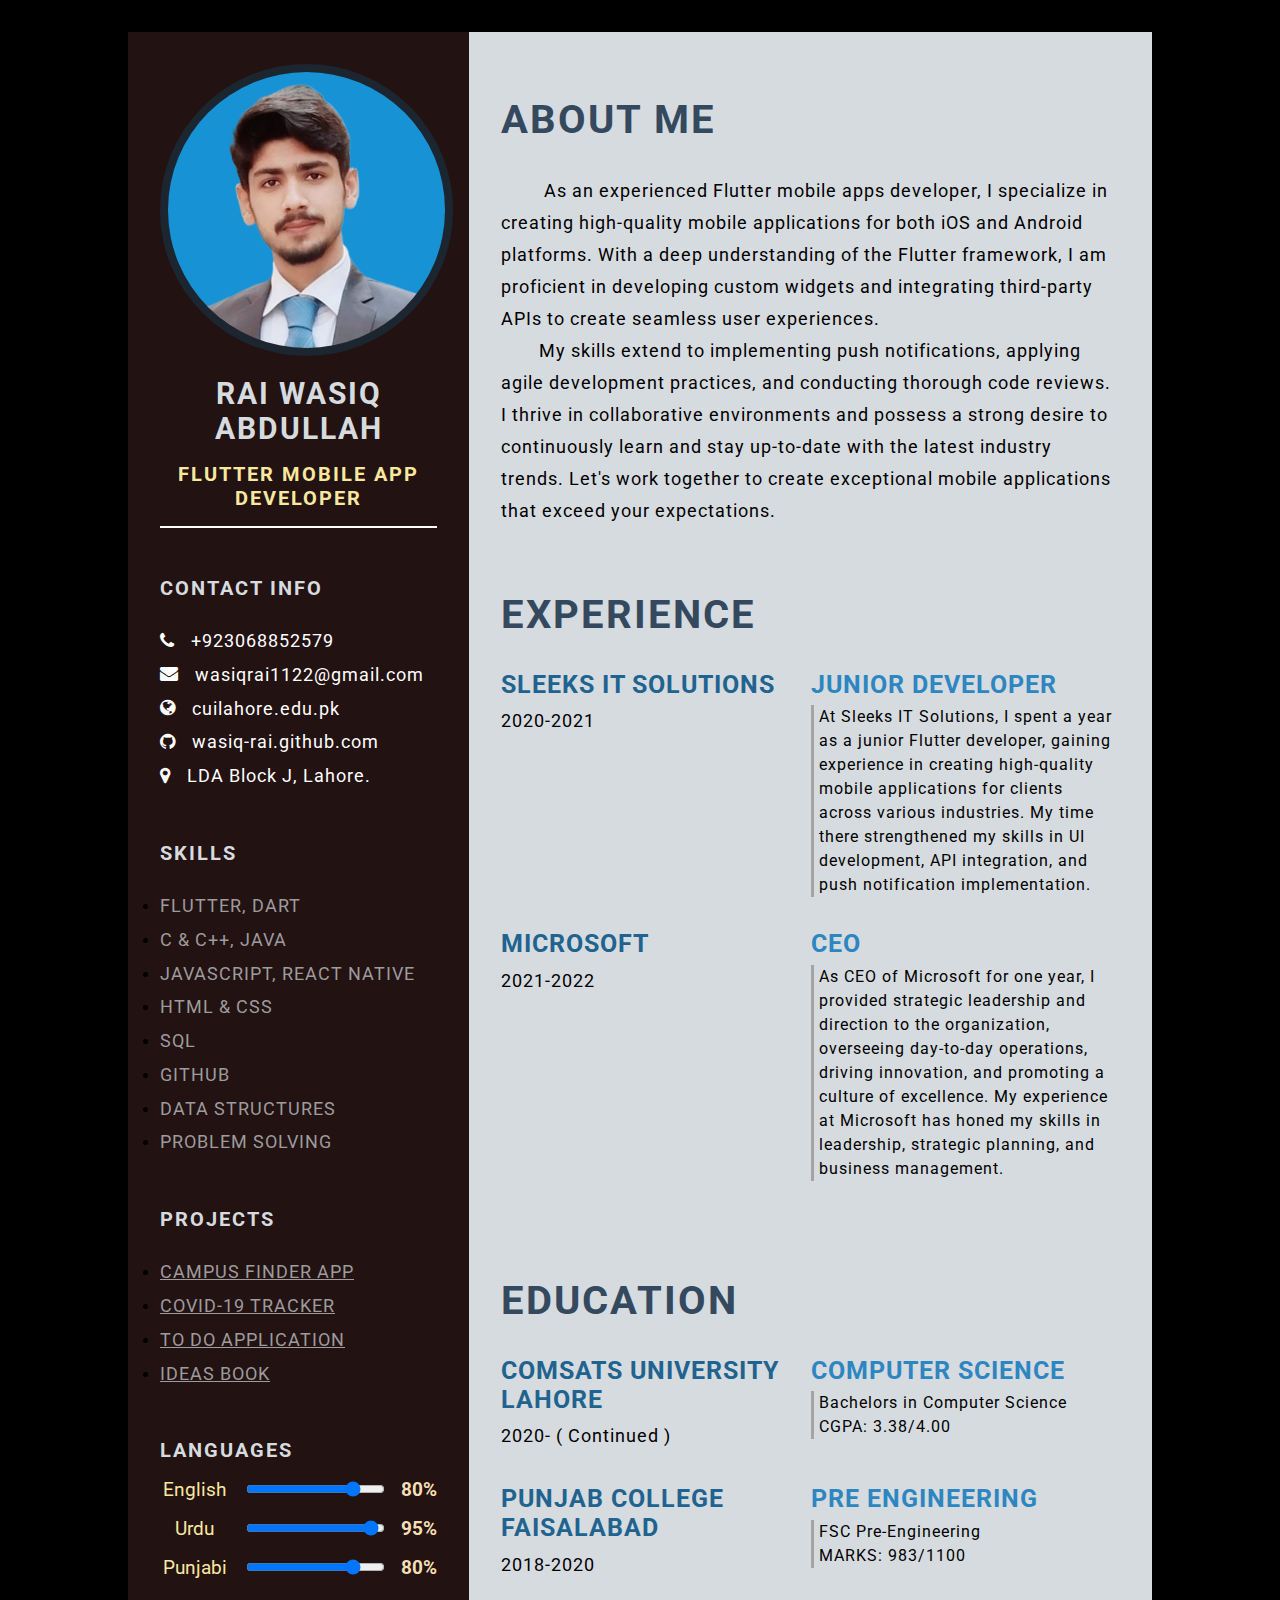
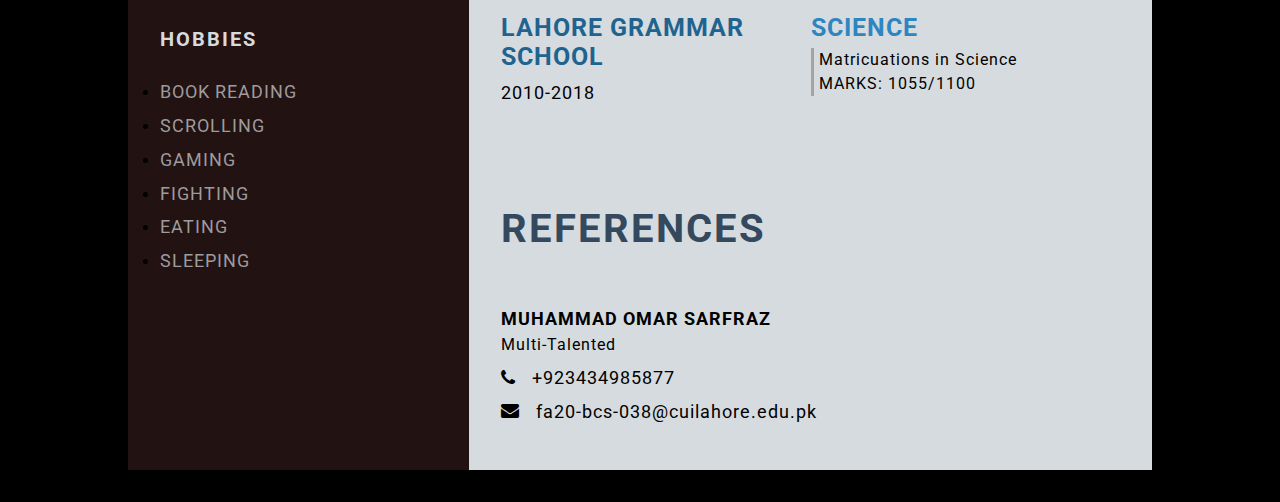
<file: CV/index.html>
<!DOCTYPE html>
<html lang="en">
<head>
    <meta charset="UTF-8">
    <meta http-equiv="X-UA-Compatible" content="IE=edge">
    <meta name="viewport" content="width=device-width, initial-scale=1.0">
    <title>Wasiq Rai CV</title>

    <!-- Google font  -->
    <link rel="preconnect" href="https://fonts.googleapis.com">
    <link rel="preconnect" href="https://fonts.gstatic.com" crossorigin>
    <link href="https://fonts.googleapis.com/css2?family=Roboto:ital,wght@0,100;0,300;0,400;0,700;1,100;1,300;1,400;1,700&display=swap" rel="stylesheet">

    <!-- font-awesome -->
    <link rel="stylesheet" href="https://cdnjs.cloudflare.com/ajax/libs/font-awesome/4.7.0/css/font-awesome.min.css">

    <!-- Custom CSS -->
    <link rel="stylesheet" href="styles.css">
</head>
<body>
    <main class="main">
        <div class="left-div">
            <div class="left-div-contents">
                <div class="profile">
                    <img class="profile-image" src="dp.png" alt="Profile image">
                    <p class="profile-name">RAI WASIQ ABDULLAH</p>
                    <p class="profession">Flutter Mobile App Developer</p>
                </div>
                <div class="contact-info">
                    <p class="left-title">Contact Info</p>
                    <ul>
                        <li><i class="fa fa-phone"></i>+923068852579
                        </li>
                        <li><i class="fa fa-envelope"></i>wasiqrai1122@gmail.com
                        </li>
                        <li><i class="fa fa-globe"></i>cuilahore.edu.pk
                        </li>
                        <li><i class="fa fa-github"></i>wasiq-rai.github.com
                        </li>
                        <li><i class="fa fa-map-marker"></i>LDA Block J, Lahore.
                        </li>
                    </ul>
                </div>
                <div class="skills">
                    <p class="left-title">Skills</p>
                    <ul>
                        <li><p>Flutter, Dart</p></li>
                        <li><p>C & C++, Java</p></li>
                        <li><p>JavaScript, React Native</p></li>
                        <li><p>HTML & CSS</p></li>
                        <li><p>SQL</p></li>
                        <li><p>GitHub</p></li>
                        <li><p>Data Structures</p></li>
                        <li><p>Problem Solving</p></li>
                    </ul>
                </div>

                <div class="projects">
                    <p class="left-title">Projects</p>
                    <ul>
                        <li><a href="https://github.com/Wasiq-Rai/Campus-Finder-App-In-Flutter">Campus Finder App</a></li>
                        <li><a href="https://github.com/Wasiq-Rai/COVID-19-TRACKER-FLUTTER">COVID-19 Tracker</a></li>
                        <li><a href="https://github.com/Wasiq-Rai/ToDo-App-in-React-Native">To Do Application</a></li>
                        <li><a href="https://github.com/Wasiq-Rai/IdeasBook">Ideas Book</a></li>
                    </ul>
                </div>

                <div class="languages">
                    <h2 class="left-title">Languages</h2>
                    <div class="language-item">
                        <p>English</p>
                        <input type="range" min="0" max="100" value="80" class="slider">
                        <span class="percentage">80%</span>
                    </div>
                    <div class="language-item">
                        <p>Urdu</p>
                        <input type="range" min="0" max="100" value="95" class="slider">
                        <span class="percentage">95%</span>
                    </div>
                    <div class="language-item">
                        <p>Punjabi</p>
                        <input type="range" min="0" max="100" value="80" class="slider">
                        <span class="percentage">80%</span>
                    </div>
                </div>
                
                <div class="hobbies">
                    <p class="left-title">Hobbies</p>
                    <ul>
                        <li><p>Book Reading</p></li>
                        <li><p>Scrolling</p></li>
                        <li><p>Gaming</p></li>
                        <li><p>Fighting</p></li>
                        <li><p>Eating</p></li>
                        <li><p>Sleeping</p></li>
                    </ul>
                </div>

                
            </div>
        </div>

        <div class="right-div">
            <div class="right-div-contents">
                <div class="about gap">
                    <div class="right-title">About Me</div>
                    <p class="about-me-contents">
                        &emsp;&emsp; As an experienced Flutter mobile apps developer, 
                        I specialize in creating high-quality mobile applications for both iOS and Android platforms. 
                        With a deep understanding of the Flutter framework, 
                        I am proficient in developing custom widgets and integrating third-party APIs to create seamless user experiences. 
                        <br>&emsp;&emsp;My skills extend to implementing push notifications, applying agile development practices,
                         and conducting thorough code reviews. 
                         I thrive in collaborative environments and possess a strong desire to continuously learn 
                         and stay up-to-date with the latest industry trends. Let's work together to create exceptional 
                         mobile applications that exceed your expectations. <br>
                    </p>
                </div>

                <div class="experience gap">
                    <div class="right-title">Experience</div>
                    <div class="experience-contents">
                        <div class="exp-left">
                            <p class="name">Sleeks IT Solutions</p>
                            <p class="time">2020-2021</p>
                        </div>
                        <div class="exp-right">
                            <p class="exp-position">Junior Developer</p>
                            <p class="description">
                                At Sleeks IT Solutions, I spent a year as a junior Flutter developer, gaining experience in creating high-quality mobile applications for clients across various industries.
                                 My time there strengthened my skills in UI development, API integration, and push notification implementation.
                            </p>
                        </div>
                    </div>
                    <div class="experience-contents">
                        <div class="exp-left">
                            <p class="name">Microsoft</p>
                            <p class="time">2021-2022</p>
                        </div>
                        <div class="exp-right">
                            <p class="exp-position">CEO</p>
                            <p class="description">
                                As CEO of Microsoft for one year, I provided strategic leadership and direction to the organization, overseeing day-to-day operations, driving innovation, and promoting a culture of excellence.
                                My experience at Microsoft has honed my skills in leadership, strategic planning, and business management.
                            </p>
                        </div>
                    </div>
                </div>

                <div class="education gap">
                    <div class="right-title">Education</div>
                    <div class="education-contents">
                        <div class="education-left">
                            <p class="name">COMSATS University Lahore</p>
                            <p class="time">2020- ( Continued )</p>
                        </div>
                        <div class="education-right">
                            <p class="education-subject">Computer Science</p>
                            <p class="description">
                                Bachelors in Computer Science
                                <br>
                                CGPA: 3.38/4.00
                            </p>
                        </div>
                    </div>
                    <div class="education-contents">
                        <div class="education-left">
                            <p class="name">Punjab College Faisalabad</p>
                            <p class="time">2018-2020</p>
                        </div>
                        <div class="education-right">
                            <p class="education-subject">Pre Engineering</p>
                            <p class="description">
                                FSC Pre-Engineering
                                <br>
                                MARKS: 983/1100
                            </p>
                        </div>
                    </div>
                    <div class="education-contents">
                        <div class="education-left">
                            <p class="name">Lahore Grammar School</p>
                            <p class="time">2010-2018</p>
                        </div>
                        <div class="education-right">
                            <p class="education-subject">Science</p>
                            <p class="description">
                                Matricuations in Science 
                                <br>
                                MARKS: 1055/1100

                            </p>
                        </div>
                    </div>
                </div>

                <div class="references">
                    <p class="right-title">References</p>
                    <div class="refer">
                        <p class="referance-name">Muhammad  Omar Sarfraz</p>
                        <p class="referance-profession">Multi-Talented</p>
                        <ul>
                            <li>
                                <i class="fa fa-phone"></i>
                                +923434985877
                            </li>
                            <li>
                                <i class="fa fa-envelope"></i>
                                fa20-bcs-038@cuilahore.edu.pk
                            </li>
                        </ul>
                    </div>
                </div>

                
            </div>
        </div>
    </main>
</body>
</html>
</file>
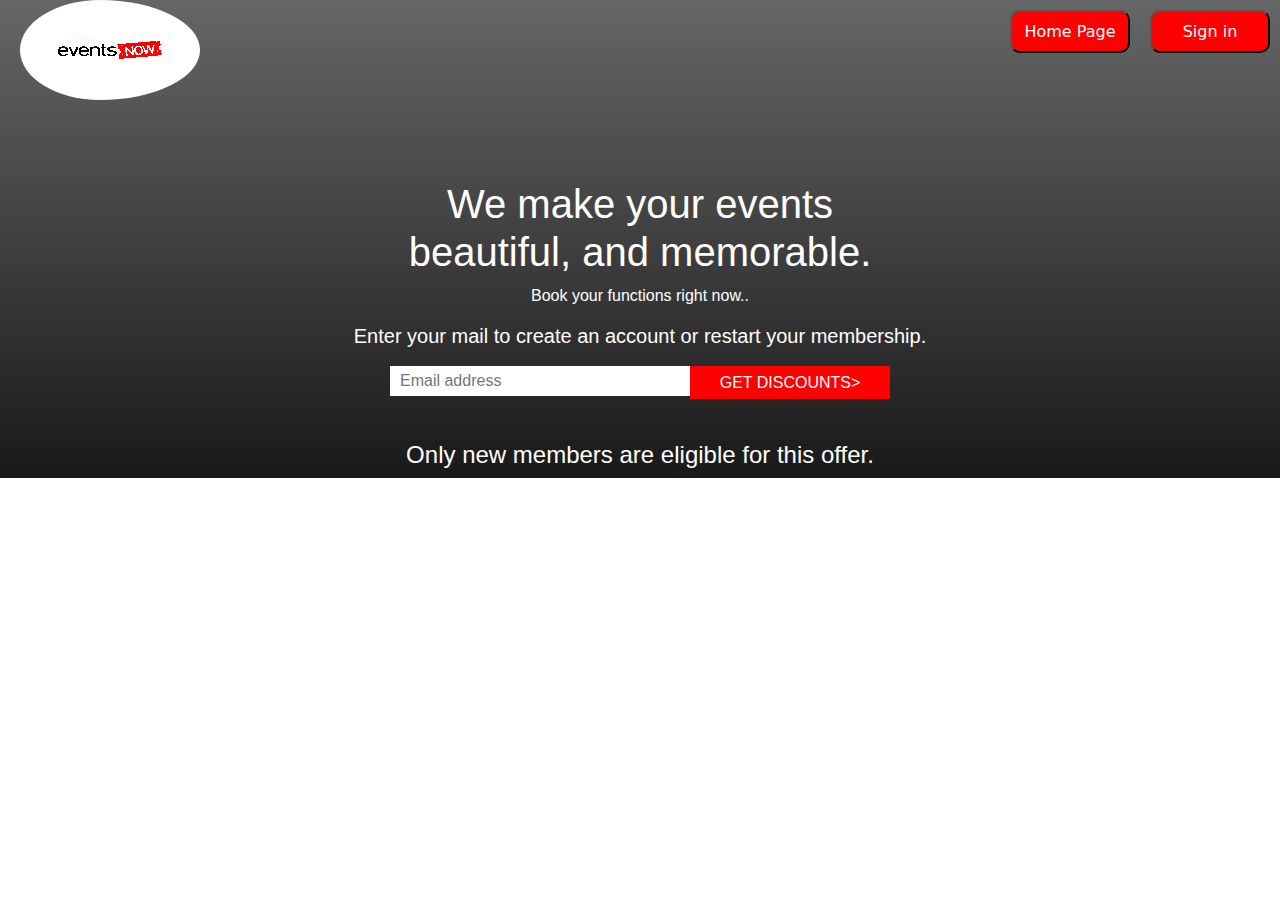
<file: SemesterProject/index.html>
<!DOCTYPE html>
<html lang="en">
<head>
    <meta charset="UTF-8">
    <meta http-equiv="X-UA-Compatible" content="IE=edge">
    <meta name="viewport" content="width=device-width, initial-scale=1.0">
    <title>Events Walay</title>
    <link rel="icon" href="https://www.netflix.com/favicon.ico" type="image/x-icon">
    <link rel="stylesheet" href="styles.css">
    <script src="javascript.js"></script>
    <link rel="stylesheet" href="	https://cdn.jsdelivr.net/npm/bootstrap@5.3.0-alpha1/dist/css/bootstrap.min.css">
    <script src="	https://cdn.jsdelivr.net/npm/bootstrap@5.3.0-alpha1/dist/js/bootstrap.bundle.min.js"></script>
</head>
<body >


    <img id="events-top-image" src="asssets/images/logo.png" alt="">
    <a href="LoginScreen.html"><button id="sign-in-button" >Sign in</button>
    <a href="homepage.html"><button id="sign-in-button" >Home Page</button>


    </a>
    <div class="center-content">
        <h1>We make your events<br> beautiful, and memorable.</h1>
        <p>Book your functions right now..</p>
        <h5>Enter your mail to create an account or restart your membership.</h5>

        <div class="input">
            <input id="input-box" placeholder="Email address" type="text">
            <button id="days-30-button">GET DISCOUNTS&gt;</button>

        </div>
        <h4>Only new members are eligible for this offer.</h4>

    </div>
</body>
</html>
</file>
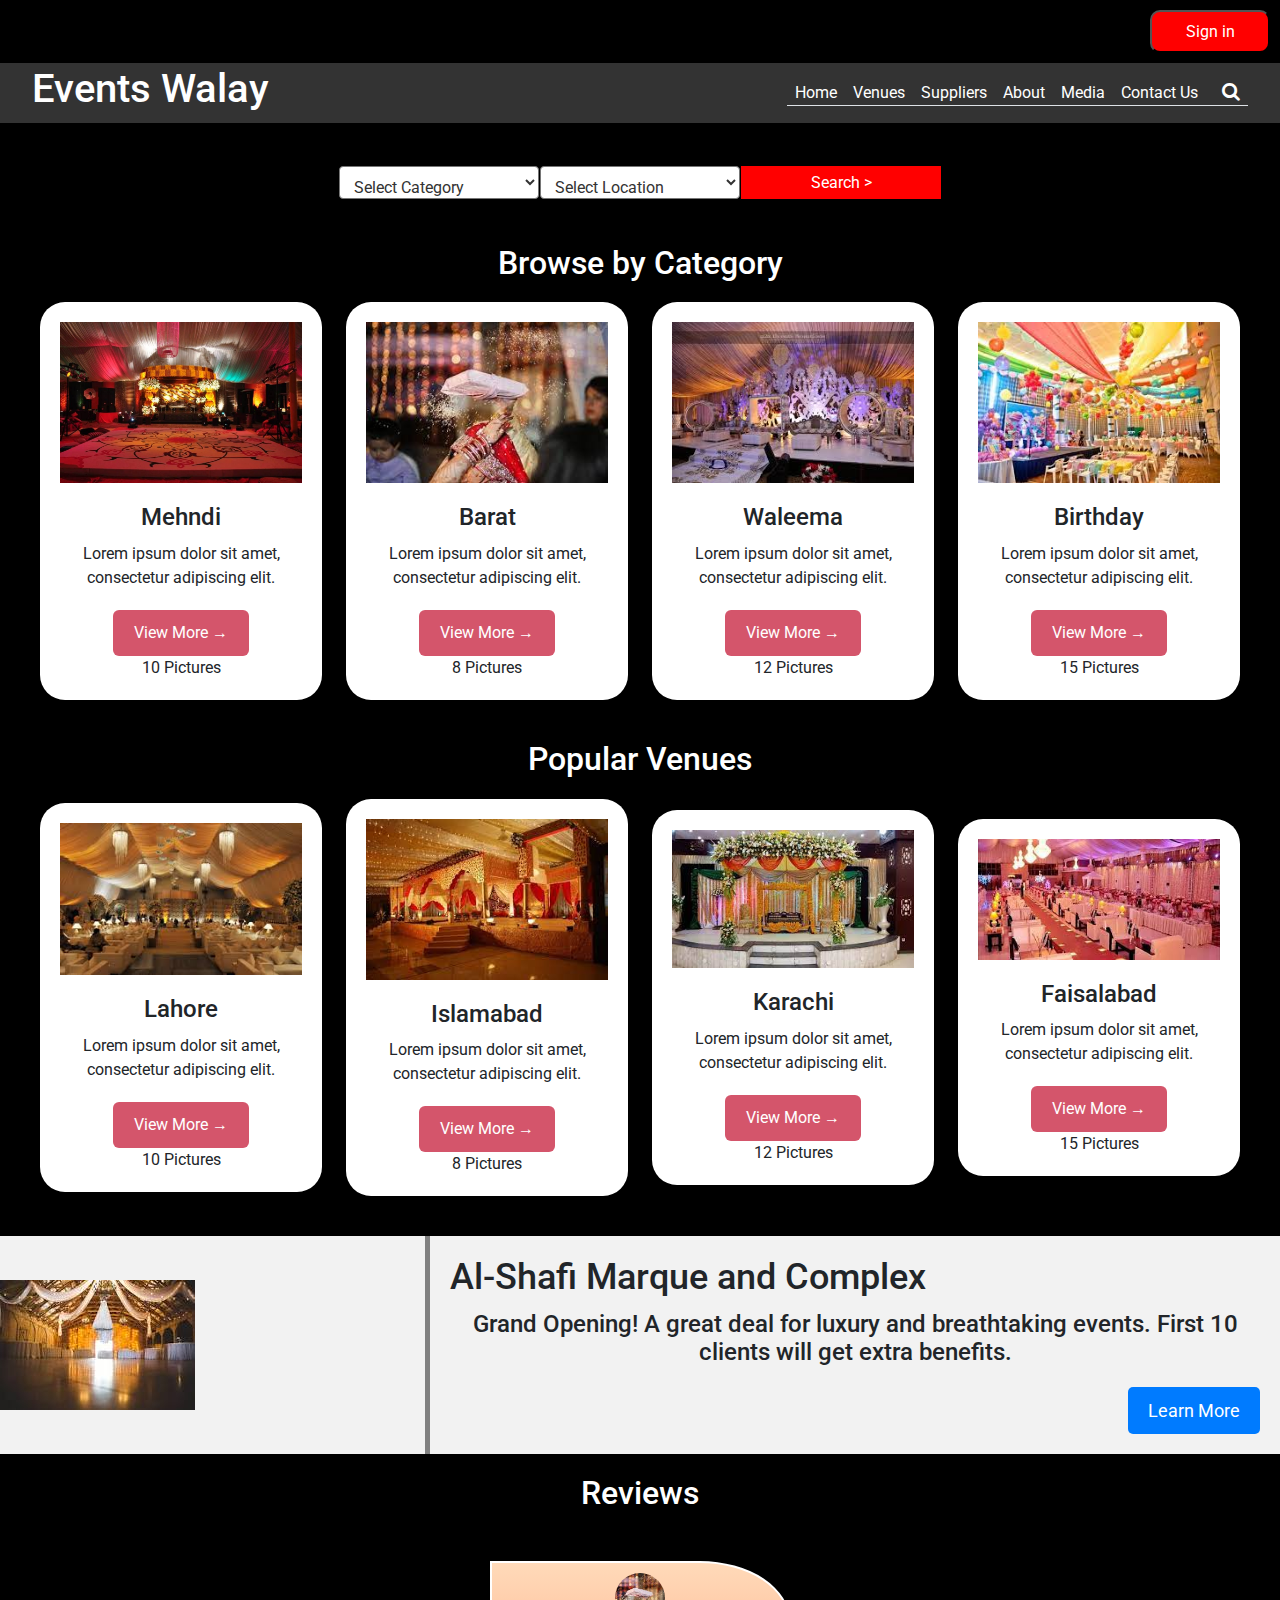
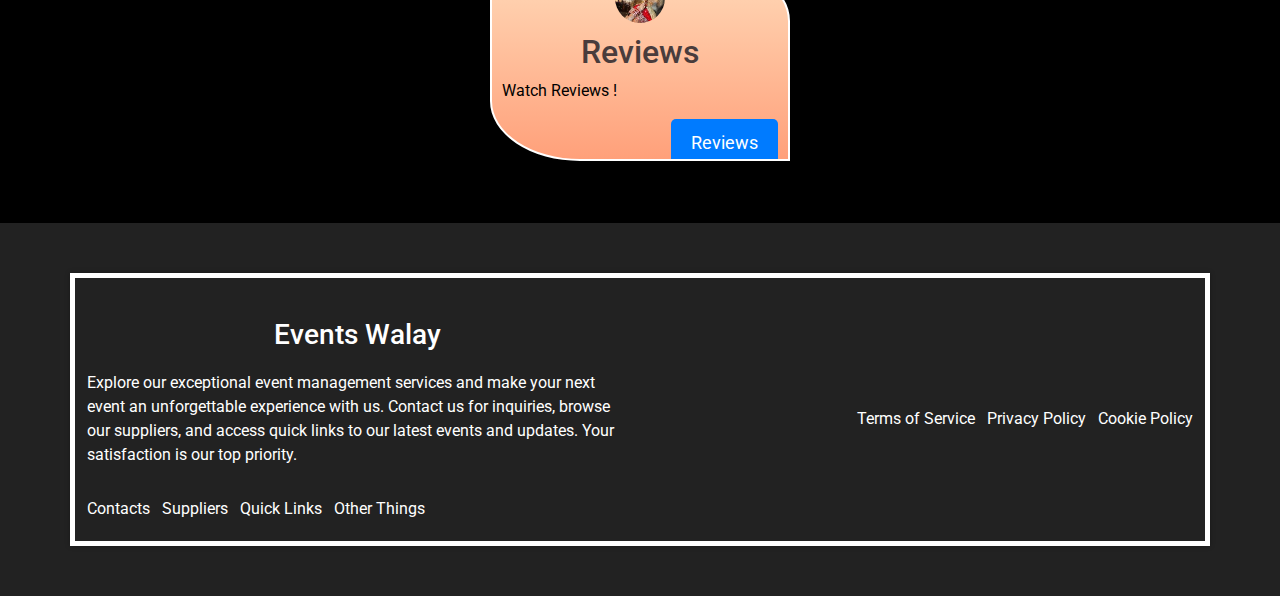
<file: SemesterProject/homepage.html>
<!DOCTYPE html>
<html lang="en">
<head>
    <meta charset="UTF-8">
    <meta http-equiv="X-UA-Compatible" content="IE=edge">
    <meta name="viewport" content="width=device-width, initial-scale=1.0">
    <title>Home Page</title>
    <link rel="stylesheet" href="styles.css">
    <link rel="preconnect" href="https://fonts.googleapis.com">
    <link rel="preconnect" href="https://fonts.gstatic.com" crossorigin>
    <link href="https://fonts.googleapis.com/css2?family=Roboto:ital,wght@0,100;0,300;0,400;0,700;1,100;1,300;1,400;1,700&display=swap" rel="stylesheet">
    <link rel="stylesheet" href="	https://cdn.jsdelivr.net/npm/bootstrap@5.3.0-alpha1/dist/css/bootstrap.min.css">
    <script src="	https://cdn.jsdelivr.net/npm/bootstrap@5.3.0-alpha1/dist/js/bootstrap.bundle.min.js"></script>
    <!-- font-awesome -->
    <link rel="stylesheet" href="https://cdnjs.cloudflare.com/ajax/libs/font-awesome/4.7.0/css/font-awesome.min.css">
    <link rel="stylesheet" href="homepage.css">
    <script src="javascript.js"></script>
</head>
<body>
    <main class="main">
        <div class="nav">
            <div class="top-nav">
                <!-- <img id="logo-image" src="https://t4.ftcdn.net/jpg/03/13/37/47/360_F_313374706_bwbUlNUrg6v5bIaecWet2silUL2BbcQ3.jpg" alt=""> -->
                <a href="LoginScreen.html"><button id="sign-in-button" >Sign in</button></a>
            </div>
            <div class="bottom-nav">
                <div class="company-name">
                    <h1>Events Walay</h1>
                </div>
                <div class="nav-tabs">
                    <ul>
                        <li><a href="#">Home</a></li>
                        <li><a href="#">Venues</a></li>
                        <li><a href="#">Suppliers</a></li>
                        <li><a href="#">About</a></li>
                        <li><a href="#">Media</a></li>
                        <li><a href="#">Contact Us</a></li>
                        <li><a href="#"><i class="fa fa-search"></i></a></li>
                    </ul>
                </div>

                

            </div>
            
        </div>
        <div class="search-content">
            <div class="center-content">
                <h1>YOUR WEDDING, YOUR WAY</h1>
                
        
                <div class="input">
                    <div class="dropdown-row">
                        <select name="category" id="category-select">
                          <option value="" selected disabled>Select Category</option>
                          <option value="Mehndi">Books</option>
                          <option value="Waleema">Electronics</option>
                          <option value="Baraat">Clothing</option>
                          <option value="Birthday">Home Goods</option>
                        </select>
                        <select name="location" id="location-select">
                          <option value="" selected disabled>Select Location</option>
                          <option value="Lahore">New York</option>
                          <option value="Faisalabd">Los Angeles</option>
                          <option value="Karachi">Chicago</option>
                          <option value="Islamabad">Miami</option>
                        </select>
                        <button id="days-30-button">Search &gt;</button>
                      </div>
                    
        
                </div>
                
        
            </div>
        </div>
        <div class="categories">
            <h2>Browse by Category</h2>
            <div class="row">
              <div class="col">
                <div class="category-card">
                  <img src="asssets/images/mehndi.jpg" alt="Mehndi">
                  <h5>Mehndi</h5>
                  <p>Lorem ipsum dolor sit amet, consectetur adipiscing elit.</p>
                  <a href="#" class="btn">View More <span>&rarr;</span></a>
                  <div class="picture-count">10 Pictures</div>
                </div>
              </div>
              <div class="col">
                <div class="category-card">
                  <img src="asssets/images/barat.jpeg" alt="Barat">
                  <h5>Barat</h5>
                  <p>Lorem ipsum dolor sit amet, consectetur adipiscing elit.</p>
                  <a href="#" class="btn">View More <span>&rarr;</span></a>
                  <div class="picture-count">8 Pictures</div>
                </div>
              </div>
              <div class="col">
                <div class="category-card">
                  <img src="asssets/images/Waleema.jpeg" alt="Waleema">
                  <h5>Waleema</h5>
                  <p>Lorem ipsum dolor sit amet, consectetur adipiscing elit.</p>
                  <a href="#" class="btn">View More <span>&rarr;</span></a>
                  <div class="picture-count">12 Pictures</div>
                </div>
              </div>
              <div class="col">
                <div class="category-card">
                  <img src="asssets/images/Birthday.jpeg" alt="Birthdays">
                  <h5>Birthday</h5>
                  <p>Lorem ipsum dolor sit amet, consectetur adipiscing elit.</p>
                  <a href="#" class="btn">View More <span>&rarr;</span></a>
                  <div class="picture-count">15 Pictures</div>
                </div>
              </div>
            </div>
          </div>
          <div class="categories">
            <h2>Popular Venues</h2>
            <div class="row">
              <div class="col">
                <div class="category-card">
                  <img src="asssets/images/Lahore.jpeg" alt="Lahore">
                  <h5>Lahore</h5>
                  <p>Lorem ipsum dolor sit amet, consectetur adipiscing elit.</p>
                  <a href="#" class="btn">View More <span>&rarr;</span></a>
                  <div class="picture-count">10 Pictures</div>
                </div>
              </div>
              <div class="col">
                <div class="category-card">
                  <img src="asssets/images/Islamabad.jpeg" alt="Islamabad">
                  <h5>Islamabad</h5>
                  <p>Lorem ipsum dolor sit amet, consectetur adipiscing elit.</p>
                  <a href="#" class="btn">View More <span>&rarr;</span></a>
                  <div class="picture-count">8 Pictures</div>
                </div>
              </div>
              <div class="col">
                <div class="category-card">
                  <img src="asssets/images/Karachi.jpeg" alt="Karachi">
                  <h5>Karachi</h5>
                  <p>Lorem ipsum dolor sit amet, consectetur adipiscing elit.</p>
                  <a href="#" class="btn">View More <span>&rarr;</span></a>
                  <div class="picture-count">12 Pictures</div>
                </div>
              </div>
              <div class="col">
                <div class="category-card">
                  <img src="asssets/images/Fsd.jpeg" alt="Faisalabd">
                  <h5>Faisalabad</h5>
                  <p>Lorem ipsum dolor sit amet, consectetur adipiscing elit.</p>
                  <a href="#" class="btn">View More <span>&rarr;</span></a>
                  <div class="picture-count">15 Pictures</div>
                </div>
              </div>

            </div>
          </div>
          <div class="banner">
            <div class="banner-left">
              <img src="asssets/images/banner.jpeg" alt="Banner Image">
            </div>
            <div class="banner-right">
              <h1>Al-Shafi Marque and Complex</h1>
              <h2>Grand Opening! A great deal for luxury and breathtaking events. First 10 clients will get extra benefits.</h2>
              <a href="#" class="button">Learn More</a>
            </div>
          </div>
          <h2 class="review-heading">Reviews</h2>
          <div class="reviews-container">
            
            
              <div class="review-card" id="main-card">
                <div class="card-content">
                  <div class="image-container">
                    <img src="asssets/images/barat.jpeg" alt="Person's photo">
                  </div>
                  <div class="review-container">
                    <h2>Reviews</h2>
                    <p>Watch Reviews !</p>
                    <a href="#" class="button">Reviews</a>

                  </div>
                </div>
              </div>
              
            
            
          </div>
          
          
          
    </main>
    <footer>
        <div class="container">
          <div class="row">
            <div class="col-md-6">
              <h2>Events Walay</h2>
              <p>Explore our exceptional event management services and make your next event an unforgettable experience with us. Contact us for inquiries, browse our suppliers, and access quick links to our latest events and updates. Your satisfaction is our top priority.</p>
              <ul class="list-inline">
                <li class="list-inline-item"><a href="#">Contacts</a></li>
                <li class="list-inline-item"><a href="#">Suppliers</a></li>
                <li class="list-inline-item"><a href="#">Quick Links</a></li>
                <li class="list-inline-item"><a href="#">Other Things</a></li>
              </ul>
            </div>
            <div class="col-md-6">
              <ul class="list-inline text-right">
                <li class="list-inline-item"><a href="#">Terms of Service</a></li>
                <li class="list-inline-item"><a href="#">Privacy Policy</a></li>
                <li class="list-inline-item"><a href="#">Cookie Policy</a></li>
              </ul>
            </div>
          </div>
        </div>
      </footer>
      
    
</body>
</html>
</file>
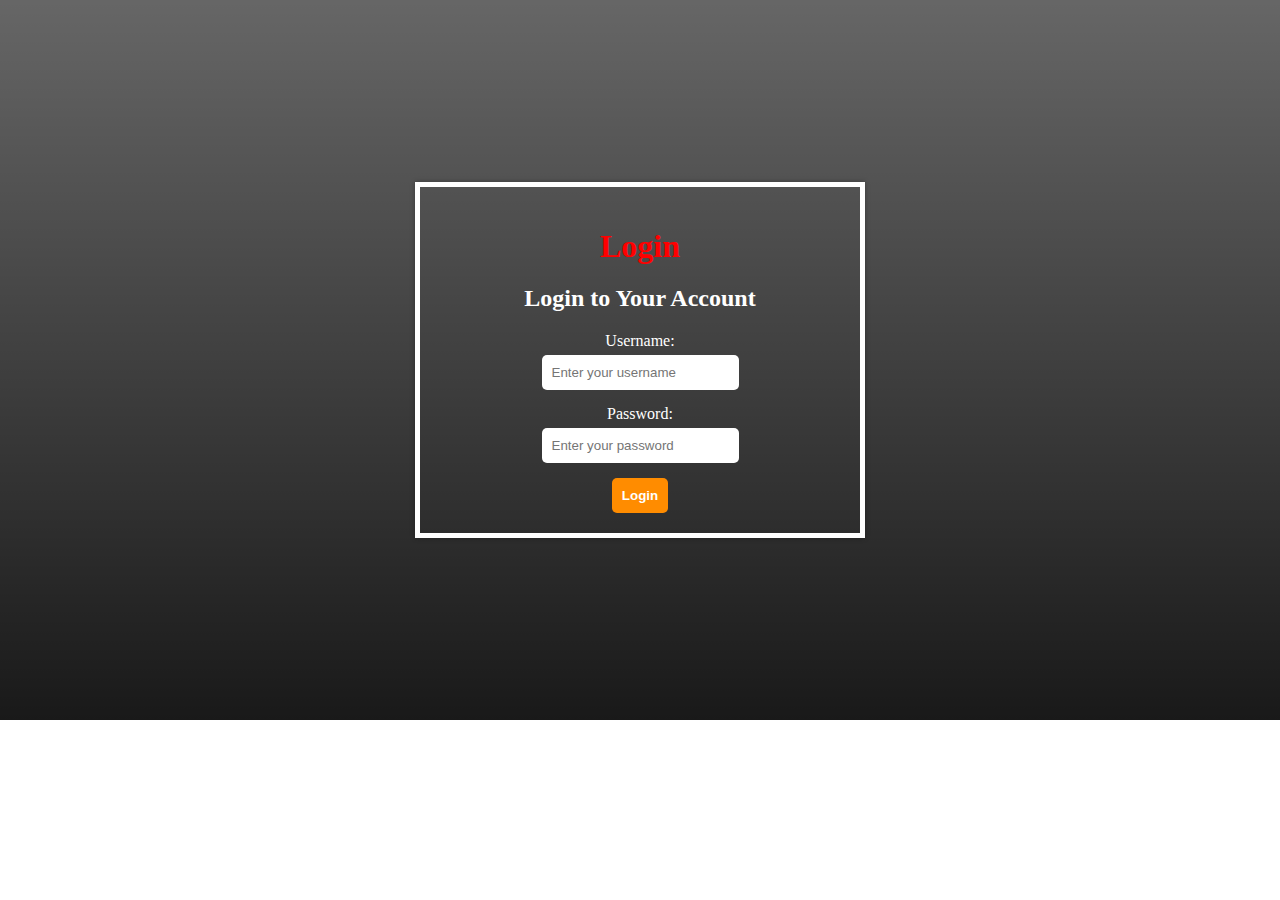
<file: SemesterProject/LoginScreen.html>
<!DOCTYPE html>
<html lang="en">
<head>
    <meta charset="UTF-8">
    <meta http-equiv="X-UA-Compatible" content="IE=edge">
    <meta name="viewport" content="width=device-width, initial-scale=1.0">
    <title>Login Screen</title>
    <link rel="icon" href="https://www.netflix.com/favicon.ico" type="image/x-icon">
    <link rel="stylesheet" href="styles.css">
    <script src="javascript.js"></script>
</head>
<body>
    
    <div class="main2">
    <div class="container">
        <div class="heading-login">
            <h1>Login</h1>
        </div>
		<h2>Login to Your Account</h2>
		<div id="form">
			<label for="username">Username:</label>
			<input type="text" id="username" class="input" name="username" placeholder="Enter your username">
			<label for="password">Password:</label>
			<input type="password" id="password" class="input" name="password" placeholder="Enter your password">
			<button type="submit" onclick="LoginScreen()">Login</button>
            <div id="success">
                Success
            </div>
<!-- create code for a table with 4 columns -->
            
		</div>
	</div>
</div>
</body>
</html>
</file>
<file: CV/styles.css>
* {
    margin: 0;
    padding: 0;
    
    font-family: 'Roboto', sans-serif;
}

body {
    background-color: black;
}

.main{
    min-height: 100vh;
    width: 80%;
    margin: 2rem auto;
    display: flex;
    flex-direction: row;
    align-items: stretch;
}

.left-div {
    flex: 1;
    background-color: #5c313160;
}

.right-div {
    flex: 2;
    background-color: #D6DBDF;
}

.left-div-contents{
    padding: 2rem 2rem;
}

.profile {
    width: 100%;
    border-bottom: 2px solid white;
}

.profile .profile-image {
    width: 100%;
    border-radius: 50%;
    border: 8px solid #1B2631;
}

@keyframes profile-image {
    0% { transform: scale(1); }
    50% { transform: scale(1.2); }
    100% { transform: scale(1); }
  }
  
  
  .profile-image:hover {
    animation: profile-image 2s ease-out ;
    box-shadow: 0px 0px 15px rgba(0, 0, 0, 0.3);
  }

.profile-name {
    color: #D6DBDF;
    font-size: 30px;
    letter-spacing: 2px;
    text-transform: uppercase;
    text-align: center;
    font-weight: bold;
    padding: 1rem 0;
}

.profession {
    color: #F9E79F;
    font-size: 20px;
    text-transform: uppercase;
    text-align: center;
    letter-spacing: 2px;
    font-weight: bold;
    padding-bottom: 1rem;
}

.left-title {
    color: #D6DBDF;
    font-size: 20px;
    letter-spacing: 2px;
    text-transform: uppercase;
    font-weight: bold;
    display: flex;
    align-items: center;
    padding-top: 3rem;
}

.contact-info ul {
    padding-top: 1.5rem;
}

.contact-info ul li{
    padding: .4rem 0;
    display: flex;
    align-items: center;
    color: white;
    letter-spacing: 1px;
    font-size: 18px;
}

.contact-info ul li i{
    padding-right: 1rem;
    font-size: 18px;
    color: white;
}
.hobbies ul,
.skills ul {
    padding-top: 1.5rem;
}
.hobbies ul li p,
.skills ul li p {
    padding: .4rem 0;
    color: #d6dbdfaf;
    font-size: 18px;
    letter-spacing: 1px;
    display: flex;
    align-items: center;
    text-transform: uppercase;
}
.projects ul {
    padding-top: 1.5rem;
}
.projects ul li a {
    padding: .4rem 0;
    color: #d6dbdfaf;
    font-size: 18px;
    letter-spacing: 1px;
    display: flex;
    align-items: center;
    text-transform: uppercase;
}

.languages {
    font-family: Arial, sans-serif;
    font-size: 1.2rem;
    text-align: center;
}

.language-item {
    display: flex;
    align-items: center;
    justify-content: center;
    margin-top: 1rem;
}

.language-item p {
    flex-basis: 30%;
    color: #F9E79F;
}

.language-item input {
    width: 60%;
    margin-left: 1rem;
}

.percentage {
    font-weight: bold;
    margin-left: 1rem;
    color: wheat;
}
.refer{
    margin-bottom: 10px;
}


.referance-name {
    margin-top: 0px;
    font-weight: bold;
    padding-top: 1.5rem;
    padding-bottom: .4rem;
    font-size: 18px;
    color: Black;
    letter-spacing: 1px;
    text-transform: uppercase;
}

.referance-profession {
    font-size: 16px;
    color: Black;
    letter-spacing: 1px;
    /* text-transform: uppercase; */
    padding-bottom: .4rem;
}


.references ul li {
    padding: .4rem 0;
    display: flex;
    align-items: center;
    color: black;
    letter-spacing: 1px;
    font-size: 18px;
}


.references ul li i {
    padding-right: 1rem;
    font-size: 18px;
    color: black;
}


.right-div-contents {
    padding: 2rem 2rem;
}

.right-title {
    color: #34495E;
    font-size: 40px;
    letter-spacing: 2px;
    text-transform: uppercase;
    font-weight: bold;
    display: flex;
    align-items: center;
    padding: 2rem 0;
    position: relative;
}

.gap {
    padding-bottom: 2rem;
}
.about-me-contents {
    font-size: 18px;
    letter-spacing: 1px;
    line-height: 2rem;
}

.experience-contents,
.education-contents {
    display: grid;
    grid-template-columns: repeat(2, 1fr);
    padding-bottom: 2rem;
}

.name {
    font-size: 25px;
    font-weight: bold;
    text-transform: uppercase;
    letter-spacing: 1px;
    color: #21638f;
    padding-bottom: .4rem;
}

.time{
    font-size: 18px;
    letter-spacing: 1px;
    line-height: 2rem;
}

.exp-position,
.education-subject{
    font-size: 25px;
    font-weight: bold;
    text-transform: uppercase;
    letter-spacing: 1px;
    color: #2E86C1;
    padding-bottom: .4rem;
}

.description{
    font-size: 16px;
    letter-spacing: 1px;
    line-height: 1.5rem;
    border-left: 3px solid #a5a3a3;
    padding-left: 5px;
}



@media screen and (max-width:390px) {
    .resume-contents {
        width: 100%;
        margin: 0 auto;
    }

    .profile-name {
        font-size: 20px;
    }

    .profession {
        font-size: 18px;
    }

    .left-title {
        font-size: 18px;
    }

    .right-title {
        font-size: 18px;
    }

    .contact-info ul li,
    .references ul li {
        font-size: 12px;
    }

    .contact-info ul li i,
    .references ul li i {
        font-size: 12px;
    }

    .skills ul li p {
        font-size: 12px;
    }

    .about-me-contents {
        font-size: 16px;
        line-height: 1.5rem;
    }

    .name{
        font-size: 18px;
    }

    .time{
        font-size: 16px;
    }

    .exp-position,
    .education-subject{
        font-size: 18px;
    }
}
</file>
<file: SemesterProject/styles.css>
body{
    background-image: linear-gradient(to bottom, rgba(0,0,0,0.6), rgba(0,0,0,0.9)), url(https://images.unsplash.com/photo-1469371670807-013ccf25f16a?ixlib=rb-4.0.3&ixid=MnwxMjA3fDB8MHxwaG90by1wYWdlfHx8fGVufDB8fHx8&auto=format&fit=crop&w=870&q=80);
    background-size: cover;
    background-repeat: no-repeat;    
    margin: 0px;
    /* height: 100vh; */

    
}
#events-top-image{
    height: 100px;
    width: 200px;
    padding-left: 20px;
    shape-image-threshold: 0.5;
    border-radius: 50%;
    filter:contrast(500);
}

#sign-in-button{

    float: right;
    height: 43px;
    width: 120px;
    margin: 10px;
    color: white;
    background-color: red;
    border-radius: 10px;
}

.center-content{
    display: flex;
    margin-top: 80px;
    flex-direction: column;
    color: white;
    justify-content: center;
    align-items: center;
    text-align: center;
    font-family: 'Lucida Sans', 'Lucida Sans Regular', 'Lucida Grande', 'Lucida Sans Unicode', Geneva, Verdana, sans-serif;
}

h1{
    margin-bottom: 0;
}
.input{
    display: flex;
}
#input-box{
    margin-bottom: 20px;
    height: 30px;
    width: 300px;
    padding-left: 10px;
    margin-right: 0px;
    border: none;
}
#days-30-button{
    margin-left: 0px;
    height: 33px;
    width: 200px;
    background-color: red;
    color: white;
    border: none;
    
}

.container {
    display: flex;
    flex-direction: column;
    justify-content: center;
    align-items: center;
	border : 5px solid white;
	box-shadow: 0 0 5px rgba(0, 0, 0, 0.3);
	padding: 20px;
	/* margin: 50px auto; */
	width: 400px;
}
.heading-login{
    color: red;
    display: flex;
    justify-content: center;
}

h2 {
	text-align: center;
    color: white;
}

#form {
	display: flex;
	flex-direction: column;
    justify-content: center;
    align-items: center;
}

label {
    color: white;
	margin-bottom: 5px;
}



.input{
	padding: 10px;
	border-radius: 5px;
	border: none;
	margin-bottom: 15px;
}
.error{
    padding: 10px;
	border: 1px solid red;
	margin-bottom: 15px;
}

button[type="submit"] {
	background-color: #ff8c00;
	color: #fff;
	padding: 10px;
	border-radius: 5px;
	border: none;
	cursor: pointer;
	font-weight: bold;
	transition: background-color 0.3s;
}

button[type="submit"]:hover {
	background-color: #ff6300;
}
#success{
    display: none;
    margin: 50px;
    color: white;
    border-radius: 20px;
    background-color: green;
    padding: 20px;

}

.main2{
    width: 100%;
    height: 80vh;
    display: flex;
    align-items: center;
    justify-content: center;
}
</file>
<file: SemesterProject/homepage.css>
* {
  margin: 0;
  padding: 0;

  font-family: "Roboto", sans-serif;
}

body {
  background-color: black;
}

.main {
  min-height: 100%;
  width: 100%;
  margin: 2rem auto;
  margin-top: 0px;
  display: flex;
  flex-direction: column;
  /* align-items: stretch; */
}
.nav {
  /* height: 100px; */
  width: 100%;
  position: fixed;
  z-index: 3;
  background-color: black;
  display: flex;
  flex-direction: column;
}
.top-nav button {
  float: right;
}
#logo-image{
    height: 100px;
    width: 50%;
    border: 50%;
    
}

.bottom-nav {
  display: flex;
  justify-content: space-between;
  align-items: center;
  background-color: #333;
  color: #fff;
  height: 60px;
  padding: 0 2rem;
}

.company-name h2 {
  font-weight: bold;
  color: #fff;
  margin: 0;
}

.nav-tabs ul {
  display: flex;
  align-items: center;
  justify-content: flex-end;
  list-style: none;
  margin: 0px;
  padding: 0px;
}

.nav-tabs li {
 margin: 0px;
 padding: 0px;
 margin: 0px 8px;
}

.nav-tabs a {
  text-decoration: none;
  color: #fff;
}
/* .nav-tabs li:first-child {
  margin-right: auto;
} */
.nav-tabs a:hover {
  background-color: #555;
}

.nav-tabs .fa-search {
  font-size: 1.2rem;
  margin-left: 0.5rem;
}
.dropdown-row {
    display: flex;
    justify-content: space-between;
    align-items: center;
    margin: 20px 0;
  }
  
  .dropdown-row select {
    height: 33px;
    width: 200px;
    padding: 10px;
    padding-bottom: 0px;
    border: 1px solid bue;
    border-radius: 4px;
    font-size: 16px;
    font-family: inherit;
    background-color: #fff;
    color: #333;
    margin-right: 1px;
  }
  
  .dropdown-row select:focus {
    border-color: #007bff;
  }
  
  .dropdown-row option[disabled] {
    color: #999;
  }
  .categories {
    max-width: 1200px;
    margin: 0 auto;
  }
.categories h2{
    color: white;
}
  
  .row {
    display: flex;
    margin-top: 20px;
    flex-wrap: wrap;
    justify-content: space-between;
    align-items: center;
  }
  
  .col {
    flex-basis: calc(25% - 20px);
    margin-bottom: 40px;
  }
  
  .category-card {
    position: relative;
    padding: 20px;
    background-color: #fff;
    box-shadow: 0 0 10px rgba(0, 0, 0, 0.2);
    border-radius: 25px;
    text-align: center;
  }
  
  .category-card img {
    width: 100%;
    height: auto;
    margin-bottom: 20px;
  }
  
  .category-card h5 {
    font-size: 24px;
    margin-bottom: 10px;
  }
  
  .category-card p {
    font-size: 16px;
    margin-bottom: 20px;
  }
  
  .category-card .btn {
    display: inline-block;
    padding: 10px 20px;
    background-color:rgb(212, 85, 107);
    color: #fff;
    text-decoration: none;
    border-radius: 5
  }
  footer {
    background-color: #222;
    color: #fff;
    padding: 50px 0;
  }
  
  footer h2 {
    font-size: 28px;
    margin-bottom: 20px;
  }
  
  footer p {
    font-size: 16px;
    margin-bottom: 30px;
  }
  
  footer ul.list-inline {
    margin: 0;
    padding: 0;
    list-style: none;
  }
  
  footer ul.list-inline li {
    display: inline-block;
    margin-right: 20px;
  }
  
  footer ul.list-inline li:last-child {
    margin-right: 0;
  }
  
  footer ul.list-inline li a {
    color: #fff;
    text-decoration: none;
  }
  
  footer ul.list-inline li a:hover {
    color: #ccc;
  }
  
  footer ul.list-inline.text-right {
    text-align: right;
  }
  
  
  .banner {
    display: flex;
    flex-direction: row;
    justify-content: stretch;
    align-items: center;
    background-color: #f2f2f2;
    margin: 0px;
  }
  .banner-left{
    flex: 1;
    margin: 0px;
    padding: 0px;
  }
  .banner-left img {
    max-width: 100%;
    height: 100%;
    
  }
  
  .banner-right {
    flex: 2;
    /* flex-grow: 1; */
    margin-left: 20px;
    padding: 20px;
    border-left: 5px solid grey;

  }
  
  .banner-right h1 {
    font-size: 36px;
    margin-bottom: 10px;
  }
  
  .banner-right h2 {
    font-size: 24px;
    margin-bottom: 20px;
  }
  
  .button {
    display: inline-block;
    background-color: #007bff;
    color: #fff;
    font-size: 18px;
    padding: 10px 20px;
    border-radius: 5px;
    text-decoration: none;
    float: right;
  }
 
  .button:hover {
    background-color: #0069d9;
  }
  .reviews-container {
    display: flex;
    position: relative;
    width: 100%;
    height: 250px;
    overflow: hidden;
    /* align-items: center; */
    justify-content: center;
  }
  .reviews-container h2{
    color: rgb(73, 60, 60);
    
  }
  .reviews{
    
    display: flex;
    justify-content: space-around;
    flex-direction: row;
  }
  .card-content{
    margin-top: 20px;
    color: black;
    align-items: center;
    /* background-color: grey; */
    background: linear-gradient(to bottom, #FFDAB9, #FFA07A);
    border: 2px solid white;
    border-radius: 0px 30%;

    position: relative;
    height: 200px;
    width: 300px;
    overflow: hidden;
    padding: 10px;
    
  }
  
  .image-container {
    position: absolute;
    /* top: -25px; */
    left: 50%;
    transform: translateX(-50%);
    height: 50px;
    width: 50px;
    border-radius: 50%;
    overflow: hidden;
    /* z-index: -1; */
  }
  .review-container{
    margin-top: 60px;
  }
  
  .image-container img {
  
    height: 100%;
    width: 100%;
    z-index: -1;
    object-fit: cover;
  }
  .review-card {
    position: absolute;
    /* width: 33%; */
    height: 100%;
    top: 0;
    /* transition: transform 0.5s; */
  }
  
  /* #left-card {
    left: 0;
    z-index: 1;
    transform: translateX(30%);
  }
  
  #main-card {
    z-index: 2;
    left: 33%;
    right: 33%;
    /* transform: translateX(-50%); */
  
  
  #right-card {
    /* float: right; */
    z-index: 1;
    right: 0;
    /* transform: translateX(-30%); */
  } */
  
  #review-card:hover {
    cursor: pointer;
  }
  
  .review-card.active {
    transform: translateX(0);
  }
  
  .review-heading{
    padding: 20px;
    color: white !important;
  }
</file>
